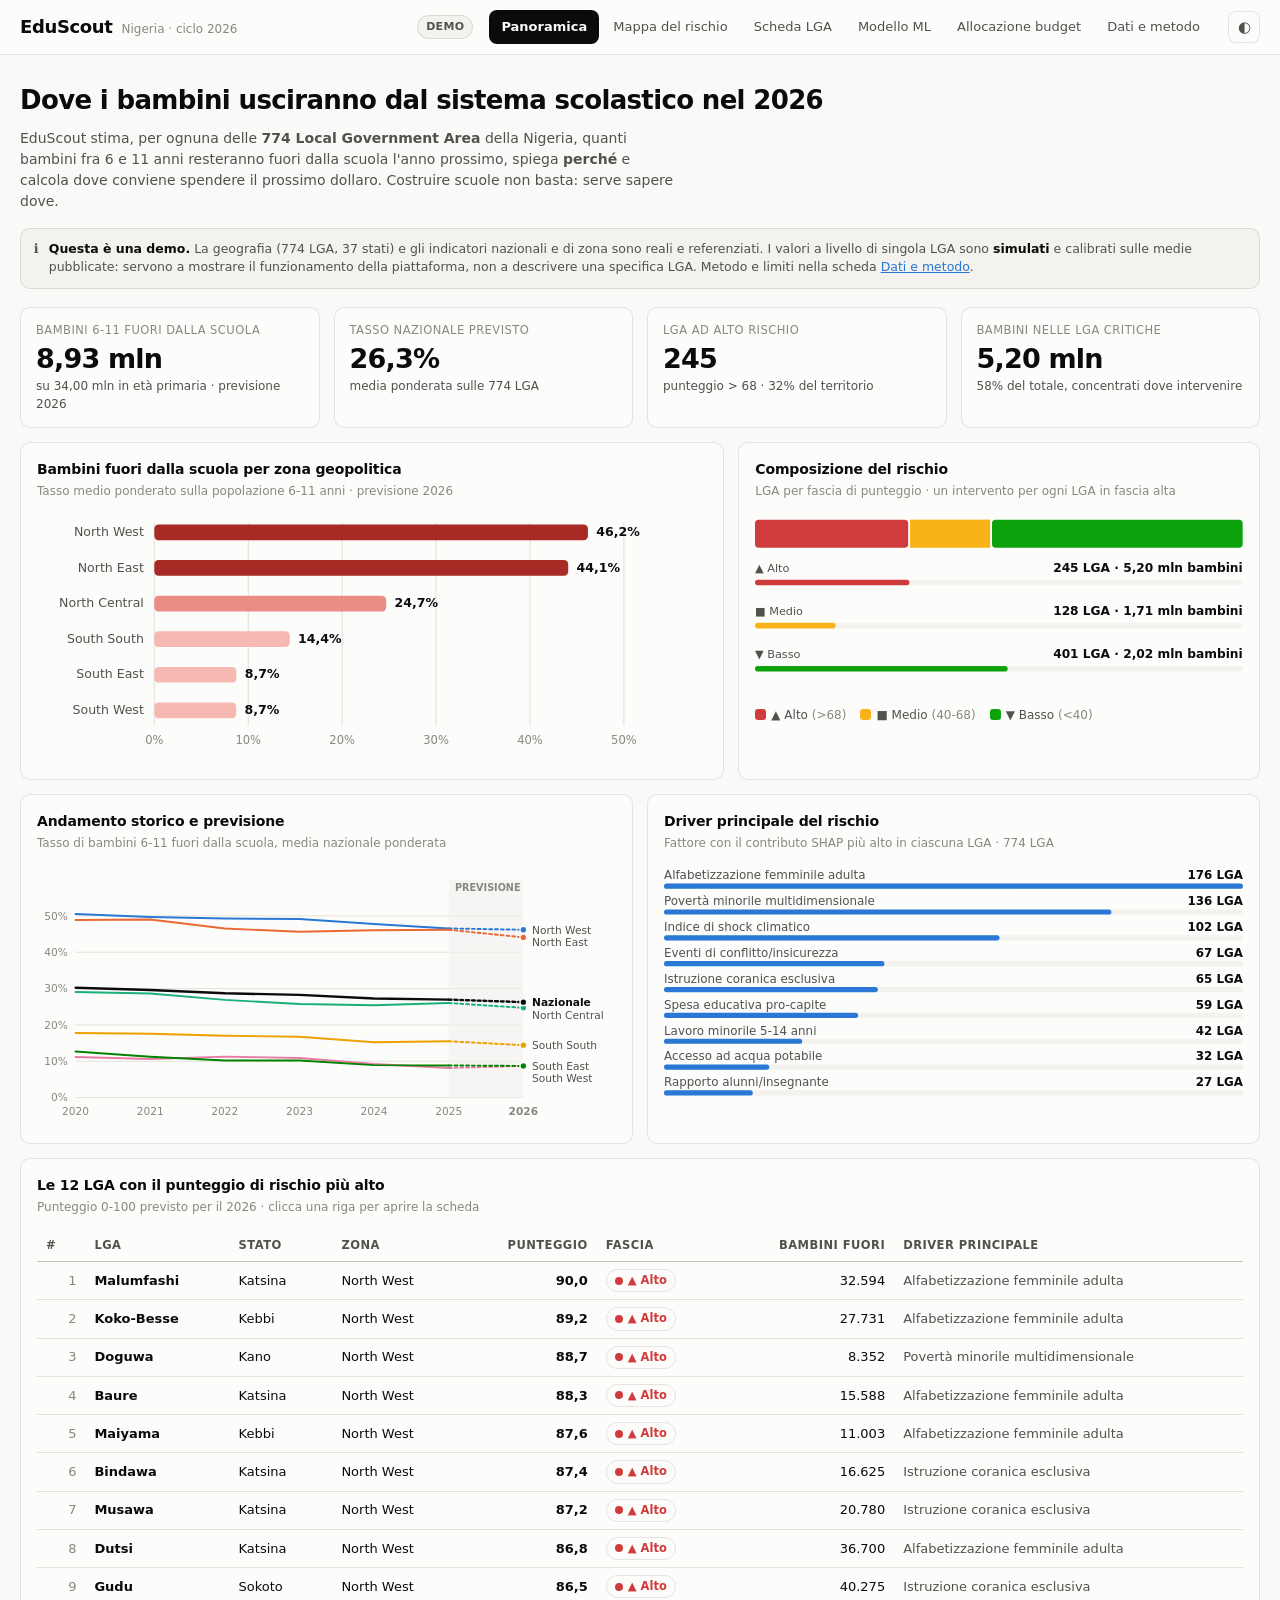
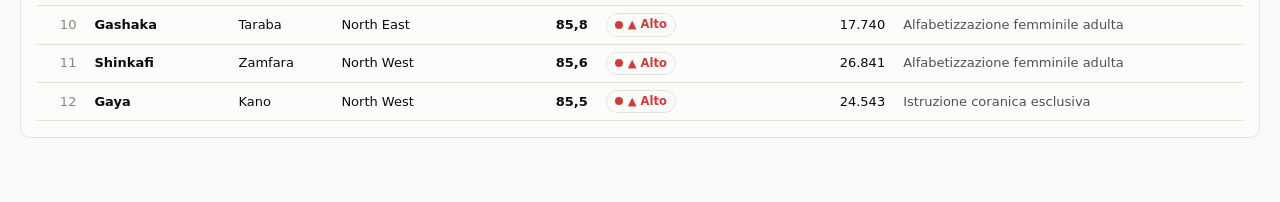
<file: index.html>
<!DOCTYPE html>
<html lang="it" data-theme="light">
<head>
<meta charset="utf-8">
<meta name="viewport" content="width=device-width, initial-scale=1">
<title>EduScout — Piattaforma predittiva per l'accesso all'istruzione · Nigeria</title>
<link rel="stylesheet" href="css/style.css">
</head>
<body>
<header class="top">
  <div class="topin">
    <div class="brand"><b>EduScout</b><span>Nigeria · ciclo 2026</span></div>
    <span class="demo-chip">Demo</span>
    <nav class="tabs" role="tablist">
      <button class="tab" role="tab" data-view="panoramica" aria-selected="true">Panoramica</button>
      <button class="tab" role="tab" data-view="mappa" aria-selected="false">Mappa del rischio</button>
      <button class="tab" role="tab" data-view="lga" aria-selected="false">Scheda LGA</button>
      <button class="tab" role="tab" data-view="modello" aria-selected="false">Modello ML</button>
      <button class="tab" role="tab" data-view="budget" aria-selected="false">Allocazione budget</button>
      <button class="tab" role="tab" data-view="dati" aria-selected="false">Dati e metodo</button>
    </nav>
    <button class="icobtn" id="theme" title="Cambia tema" aria-label="Cambia tema chiaro/scuro">◐</button>
  </div>
</header>
<div class="wrap">

<!-- ============================== PANORAMICA ============================== -->
<section id="v-panoramica">
  <div class="hero">
    <h1>Dove i bambini usciranno dal sistema scolastico nel 2026</h1>
    <p>EduScout stima, per ognuna delle <b>774 Local Government Area</b> della Nigeria, quanti bambini
    fra 6 e 11 anni resteranno fuori dalla scuola l'anno prossimo, spiega <b>perché</b> e calcola dove
    conviene spendere il prossimo dollaro. Costruire scuole non basta: serve sapere dove.</p>
    <div class="banner" style="margin-top:16px">
      <span aria-hidden="true">ℹ️</span>
      <div><b>Questa è una demo.</b> La geografia (774 LGA, 37 stati) e gli indicatori nazionali e di zona
      sono reali e referenziati. I valori a livello di singola LGA sono <b>simulati</b> e calibrati sulle
      medie pubblicate: servono a mostrare il funzionamento della piattaforma, non a descrivere una
      specifica LGA. Metodo e limiti nella scheda <a href="#" data-goto="dati">Dati e metodo</a>.</div>
    </div>
  </div>

  <div class="grid" style="grid-template-columns:repeat(auto-fit,minmax(190px,1fr));margin-bottom:14px" id="kpi"></div>

  <div class="grid" style="grid-template-columns:1.35fr 1fr">
    <div class="card">
      <h3>Bambini fuori dalla scuola per zona geopolitica</h3>
      <div class="sub">Tasso medio ponderato sulla popolazione 6-11 anni · previsione 2026</div>
      <div id="c-zone"></div>
    </div>
    <div class="card">
      <h3>Composizione del rischio</h3>
      <div class="sub">LGA per fascia di punteggio · un intervento per ogni LGA in fascia alta</div>
      <div id="c-fasce"></div>
      <div class="legend" style="margin-top:14px" id="lg-fasce"></div>
    </div>
  </div>

  <div class="grid" style="grid-template-columns:1fr 1fr;margin-top:14px">
    <div class="card">
      <h3>Andamento storico e previsione</h3>
      <div class="sub">Tasso di bambini 6-11 fuori dalla scuola, media nazionale ponderata</div>
      <div id="c-trend"></div>
    </div>
    <div class="card">
      <h3>Driver principale del rischio</h3>
      <div class="sub">Fattore con il contributo SHAP più alto in ciascuna LGA · 774 LGA</div>
      <div id="c-topdriver"></div>
    </div>
  </div>

  <div class="card" style="margin-top:14px">
    <h3>Le 12 LGA con il punteggio di rischio più alto</h3>
    <div class="sub">Punteggio 0-100 previsto per il 2026 · clicca una riga per aprire la scheda</div>
    <div style="overflow:auto"><table id="t-top"></table></div>
  </div>
</section>

<!-- ============================== MAPPA ============================== -->
<section id="v-mappa" class="hidden">
  <div class="hero"><h1>Mappa del rischio di esclusione educativa</h1>
    <p>Ogni poligono è una delle 774 LGA reali della Nigeria. Il colore indica il punteggio di rischio
    previsto per il 2026; la dimensione del problema (numero di bambini) è mostrata nella tabella e nel
    riquadro di dettaglio.</p></div>
  <div class="grid" style="grid-template-columns:1.6fr 1fr">
    <div class="card">
      <div class="filters">
        <select id="m-zone"></select>
        <select id="m-state"></select>
        <select id="m-metric">
          <option value="score">Punteggio di rischio 0-100</option>
          <option value="pre">Tasso fuori-scuola previsto 2026 (%)</option>
          <option value="kids">Bambini fuori dalla scuola (n.)</option>
          <option value="gap">Divario di genere (punti %)</option>
        </select>
        <span style="margin-left:auto;font-size:12px;color:var(--muted)" id="m-count"></span>
      </div>
      <div id="c-map"></div>
      <div id="lg-map" class="legend" style="margin-top:10px"></div>
    </div>
    <div class="card" id="m-panel"></div>
  </div>
  <div class="card" style="margin-top:14px">
    <h3>Tutte le LGA</h3>
    <div class="sub">Vista tabellare degli stessi dati della mappa — ordinabile, per lettura senza colore</div>
    <div class="filters"><input type="search" id="m-search" placeholder="Cerca una LGA o uno stato…" style="min-width:240px"></div>
    <div style="max-height:420px;overflow:auto"><table id="t-map"></table></div>
  </div>
</section>

<!-- ============================== SCHEDA LGA ============================== -->
<section id="v-lga" class="hidden">
  <div class="hero"><h1>Scheda LGA</h1>
    <p>Perché questa micro-area è a rischio, e quale intervento ha il rapporto costo/beneficio migliore.
    L'attribuzione usa i valori SHAP del modello strutturale, espressi in punti percentuali di tasso
    fuori-scuola.</p></div>
  <div class="filters">
    <select id="l-pick" style="min-width:300px"></select>
    <span style="font-size:12px;color:var(--muted)">774 LGA disponibili</span>
  </div>
  <div id="l-body"></div>
</section>

<!-- ============================== MODELLO ============================== -->
<section id="v-modello" class="hidden">
  <div class="hero"><h1>Il modello di Machine Learning</h1>
    <p>Due stadi: una <b>regressione</b> che stima il tasso di bambini fuori dalla scuola dell'anno
    successivo e produce il punteggio 0-100, e una <b>classificazione</b> in tre fasce che traduce il
    punteggio in una decisione di budget. Validazione temporale: il modello è addestrato fino al 2023 e
    valutato su un anno che non ha mai visto.</p></div>
  <div class="grid" style="grid-template-columns:repeat(auto-fit,minmax(180px,1fr));margin-bottom:14px" id="m-kpi"></div>

  <div class="grid" style="grid-template-columns:1fr 1fr">
    <div class="card">
      <h3>Previsto contro reale</h3>
      <div class="sub">774 LGA, holdout temporale · la diagonale è la previsione perfetta</div>
      <div id="c-scatter"></div>
    </div>
    <div class="card">
      <h3>Confronto tra modelli</h3>
      <div class="sub">R² sullo stesso holdout temporale · il modello in produzione è evidenziato</div>
      <div id="c-bench"></div>
    </div>
  </div>

  <div class="grid" style="grid-template-columns:1fr 1fr;margin-top:14px">
    <div class="card">
      <h3>Cosa spiega il rischio</h3>
      <div class="sub">Permutation importance a blocchi tematici, modello strutturale</div>
      <div id="c-gruppi"></div>
      <div class="note">La permutazione a blocchi permuta insieme le variabili correlate: evita che il
      modello recuperi l'informazione da una variabile "gemella" e sovrastimi l'irrilevanza di un fattore.</div>
    </div>
    <div class="card">
      <h3>Driver singoli</h3>
      <div class="sub">Permutation importance per variabile, modello senza memoria storica</div>
      <div id="c-imp"></div>
    </div>
  </div>

  <div class="grid" style="grid-template-columns:1fr 1.25fr;margin-top:14px">
    <div class="card">
      <h3>Matrice di confusione</h3>
      <div class="sub">Righe: fascia reale · colonne: fascia prevista · 774 LGA</div>
      <div id="c-cm"></div>
    </div>
    <div class="card">
      <h3>Perché la soglia non è 70</h3>
      <div class="sub">Un falso negativo costa più di un falso positivo: la soglia operativa massimizza
      il recall sulla fascia alta sotto il vincolo precision ≥ 0,80</div>
      <div id="c-soglia"></div>
    </div>
  </div>

  <div class="card" style="margin-top:14px">
    <h3>Metriche per classe</h3>
    <div class="sub">Precision, recall e F1 sulla soglia operativa calibrata</div>
    <div style="overflow:auto"><table id="t-clf"></table></div>
  </div>
</section>

<!-- ============================== BUDGET ============================== -->
<section id="v-budget" class="hidden">
  <div class="hero"><h1>Dove mettere il prossimo dollaro</h1>
    <p>Dato un budget, l'ottimizzatore sceglie quali interventi attivare in quali LGA per massimizzare
    il numero di bambini riportati a scuola. È un problema di knapsack multi-scelta con rendimenti
    decrescenti, risolto con un greedy su rapporto beneficio/costo e una passata di scambio locale.</p></div>
  <div class="card" style="margin-bottom:14px">
    <div class="filters">
      <label for="b-budget" style="font-weight:600">Budget annuo</label>
      <input type="range" id="b-budget" min="0" max="4" step="1" value="2" style="flex:1;min-width:200px">
      <output id="b-out" style="font-weight:600;font-variant-numeric:tabular-nums;min-width:90px"></output>
    </div>
    <div class="grid" style="grid-template-columns:repeat(auto-fit,minmax(170px,1fr))" id="b-kpi"></div>
  </div>
  <div class="grid" style="grid-template-columns:1fr 1fr">
    <div class="card">
      <h3>Bambini raggiunti per tipo di intervento</h3>
      <div class="sub">Ripartizione del budget selezionato</div>
      <div id="c-int"></div>
    </div>
    <div class="card">
      <h3>Curva di rendimento del budget</h3>
      <div class="sub">Il costo per bambino sale da 238 a 588 $: ogni dollaro aggiuntivo rende meno
      del precedente, perché le LGA più convenienti vengono servite per prime</div>
      <div id="c-curve"></div>
    </div>
  </div>
  <div class="card" style="margin-top:14px">
    <h3>Piano operativo — prime 15 voci</h3>
    <div class="sub">Coppie LGA × intervento selezionate dall'ottimizzatore, ordinate per impatto</div>
    <div style="overflow:auto"><table id="t-plan"></table></div>
  </div>
  <div class="card" style="margin-top:14px">
    <h3>Catalogo degli interventi</h3>
    <div class="sub">Costo unitario per bambino in età scolare e riduzione massima del tasso fuori-scuola</div>
    <div style="overflow:auto"><table id="t-cat"></table></div>
  </div>
</section>

<!-- ============================== DATI E METODO ============================== -->
<section id="v-dati" class="hidden">
  <div class="hero"><h1>Dati, metodo e limiti</h1>
    <p>Tutto quello che serve per capire cosa in questa demo è reale, cosa è simulato e come
    riprodurre i risultati.</p></div>
  <div id="d-body"></div>
</section>

</div>
<div class="tt" id="tt" role="tooltip"></div>
<script src="js/data.js"></script>
<script src="js/core.js"></script>
<script src="js/view-panoramica.js"></script>
<script src="js/view-mappa.js"></script>
<script src="js/view-lga.js"></script>
<script src="js/view-modello.js"></script>
<script src="js/view-budget.js"></script>
<script src="js/view-dati.js"></script>
<script src="js/main.js"></script>
</body></html>
</file>
<file: css/style.css>
:root{
  color-scheme:light;
  --plane:#f9f9f7; --surface:#fcfcfb; --surface-2:#f3f2ee;
  --ink:#0b0b0b; --ink-2:#52514e; --muted:#898781;
  --grid:#e1e0d9; --axis:#c3c2b7; --border:rgba(11,11,11,.10);
  --s1:#2a78d6; --s2:#eb6834; --s3:#1baf7a; --s4:#eda100; --s5:#e87ba4; --s6:#008300;
  --critical:#d03b3b; --warning:#fab219; --good:#0ca30c; --serious:#ec835a;
  --r1:#fbdcd9; --r2:#f5b8b2; --r3:#ec8d85; --r4:#dd5f57; --r5:#c93b34; --r6:#a72a25; --r7:#7f1d19;
  --ok-text:#006300;
  --radius:10px;
  --font:system-ui,-apple-system,"Segoe UI",sans-serif;
}
:root[data-theme="dark"]{
  color-scheme:dark;
  --plane:#0d0d0d; --surface:#1a1a19; --surface-2:#232322;
  --ink:#fff; --ink-2:#c3c2b7; --muted:#898781;
  --grid:#2c2c2a; --axis:#383835; --border:rgba(255,255,255,.10);
  --s1:#3987e5; --s2:#d95926; --s3:#199e70; --s4:#c98500; --s5:#d55181; --s6:#008300;
  --r1:#26211f; --r2:#482824; --r3:#6d352e; --r4:#96433a; --r5:#bd564b; --r6:#dc7d72; --r7:#f3aea5;
  --ok-text:#0ca30c;
}
*{box-sizing:border-box}
html,body{margin:0;padding:0}
body{background:var(--plane);color:var(--ink);font-family:var(--font);font-size:14px;line-height:1.5;
     -webkit-font-smoothing:antialiased}
h1,h2,h3,h4{margin:0;font-weight:600;letter-spacing:-.01em}
a{color:var(--s1)}
.wrap{max-width:1320px;margin:0 auto;padding:0 20px 64px}

/* ---------- header ---------- */
header.top{position:sticky;top:0;z-index:50;background:var(--surface);
  border-bottom:1px solid var(--border);backdrop-filter:blur(8px)}
.topin{max-width:1320px;margin:0 auto;padding:10px 20px;display:flex;align-items:center;gap:16px}
.brand{display:flex;align-items:baseline;gap:9px;margin-right:auto}
.brand b{font-size:18px;letter-spacing:-.02em}
.brand span{font-size:12px;color:var(--muted)}
.demo-chip{font-size:11px;font-weight:600;letter-spacing:.03em;text-transform:uppercase;
  padding:3px 8px;border-radius:99px;background:var(--surface-2);color:var(--ink-2);border:1px solid var(--border)}
nav.tabs{display:flex;gap:2px;overflow-x:auto;scrollbar-width:none}
nav.tabs::-webkit-scrollbar{display:none}
.tab{appearance:none;border:0;background:transparent;color:var(--ink-2);font:inherit;font-size:13px;
  padding:7px 12px;border-radius:8px;cursor:pointer;white-space:nowrap}
.tab:hover{background:var(--surface-2)}
.tab[aria-selected="true"]{background:var(--ink);color:var(--surface);font-weight:600}
.icobtn{appearance:none;border:1px solid var(--border);background:var(--surface);color:var(--ink-2);
  width:32px;height:32px;border-radius:8px;cursor:pointer;font-size:15px;line-height:1;flex:none}
.icobtn:hover{background:var(--surface-2)}

/* ---------- generic ---------- */
.card{background:var(--surface);border:1px solid var(--border);border-radius:var(--radius);padding:16px}
.card h3{font-size:14px;margin-bottom:2px}
.card .sub{font-size:12px;color:var(--muted);margin-bottom:14px}
.grid{display:grid;gap:14px}
.hero{padding:26px 0 18px}
.hero h1{font-size:26px;letter-spacing:-.025em}
.hero p{color:var(--ink-2);max-width:74ch;margin:8px 0 0}
.note{font-size:12px;color:var(--muted);margin-top:10px}
.banner{display:flex;gap:10px;align-items:flex-start;background:var(--surface-2);
  border:1px solid var(--border);border-radius:var(--radius);padding:11px 13px;font-size:12.5px;color:var(--ink-2)}
.banner b{color:var(--ink)}
.tile{background:var(--surface);border:1px solid var(--border);border-radius:var(--radius);padding:14px 15px}
.tile .k{font-size:11.5px;color:var(--muted);text-transform:uppercase;letter-spacing:.04em}
.tile .v{font-size:27px;font-weight:600;letter-spacing:-.03em;margin-top:5px;line-height:1.1}
.tile .d{font-size:12px;color:var(--ink-2);margin-top:3px}
.chip{display:inline-flex;align-items:center;gap:5px;font-size:11.5px;font-weight:600;
  padding:2px 8px;border-radius:99px;border:1px solid var(--border);white-space:nowrap}
.chip.alto{color:var(--critical)} .chip.medio{color:#9a6a00} .chip.basso{color:var(--ok-text)}
:root[data-theme="dark"] .chip.medio{color:var(--warning)}
.chip .dot{width:8px;height:8px;border-radius:50%}
.chip.alto .dot{background:var(--critical)} .chip.medio .dot{background:var(--warning)} .chip.basso .dot{background:var(--good)}
table{width:100%;border-collapse:collapse;font-size:13px}
th{text-align:left;font-weight:600;color:var(--ink-2);font-size:11.5px;text-transform:uppercase;
   letter-spacing:.04em;padding:7px 9px;border-bottom:1px solid var(--axis);position:sticky;top:0;background:var(--surface)}
td{padding:7px 9px;border-bottom:1px solid var(--grid)}
td.num,th.num{text-align:right;font-variant-numeric:tabular-nums}
tbody tr:hover{background:var(--surface-2)}
select,input[type=search]{font:inherit;font-size:13px;padding:6px 9px;border:1px solid var(--border);
  border-radius:8px;background:var(--surface);color:var(--ink)}
input[type=range]{accent-color:var(--s1)}
.filters{display:flex;gap:9px;flex-wrap:wrap;align-items:center;margin-bottom:12px}
.legend{display:flex;gap:14px;flex-wrap:wrap;font-size:12px;color:var(--ink-2);align-items:center}
.legend i{width:11px;height:11px;border-radius:3px;display:inline-block;margin-right:5px;vertical-align:-1px}
.tt{position:fixed;pointer-events:none;z-index:99;background:var(--surface);border:1px solid var(--border);
  border-radius:8px;padding:8px 10px;font-size:12px;box-shadow:0 6px 22px rgba(0,0,0,.14);max-width:270px;
  opacity:0;transition:opacity .1s}
.tt b{display:block;margin-bottom:3px;font-size:12.5px}
.tt .r{display:flex;justify-content:space-between;gap:14px;color:var(--ink-2)}
.tt .r span:last-child{color:var(--ink);font-variant-numeric:tabular-nums}
svg{display:block;width:100%;height:auto;overflow:visible}
.ax text{font-size:11px;fill:var(--muted)}
.ax line,.ax path{stroke:var(--axis)}
.gl{stroke:var(--grid);stroke-width:1}
.hidden{display:none!important}
details.meth{border:1px solid var(--border);border-radius:var(--radius);background:var(--surface);padding:0}
details.meth summary{cursor:pointer;padding:13px 16px;font-weight:600;font-size:13.5px;list-style:none}
details.meth summary::-webkit-details-marker{display:none}
details.meth summary::before{content:"▸ ";color:var(--muted)}
details.meth[open] summary::before{content:"▾ "}
details.meth .body{padding:0 16px 16px;font-size:13px;color:var(--ink-2)}
code{background:var(--surface-2);padding:1px 5px;border-radius:4px;font-size:12px}
.src{font-size:12px;color:var(--ink-2)}
.src li{margin-bottom:5px}
.bar-track{height:7px;background:var(--surface-2);border-radius:4px;overflow:hidden}
.bar-fill{height:100%;border-radius:4px}
@media(max-width:900px){
  .grid{grid-template-columns:1fr!important}
  .hero h1{font-size:21px}
  .topin{padding:9px 14px;gap:10px;flex-wrap:wrap}
  .brand{margin-right:0}
  .brand span{display:none}
  .wrap{padding:0 14px 48px}
  nav.tabs{order:3;width:100%;margin:0 -14px;padding:0 14px}
  .card{padding:13px}
  .tile .v{font-size:23px}
  .filters select,.filters input[type=search]{flex:1;min-width:0}
}
@media(max-width:900px){
  .grid[style*="repeat(auto-fit"]{grid-template-columns:repeat(auto-fit,minmax(150px,1fr))!important}
}
</file>
